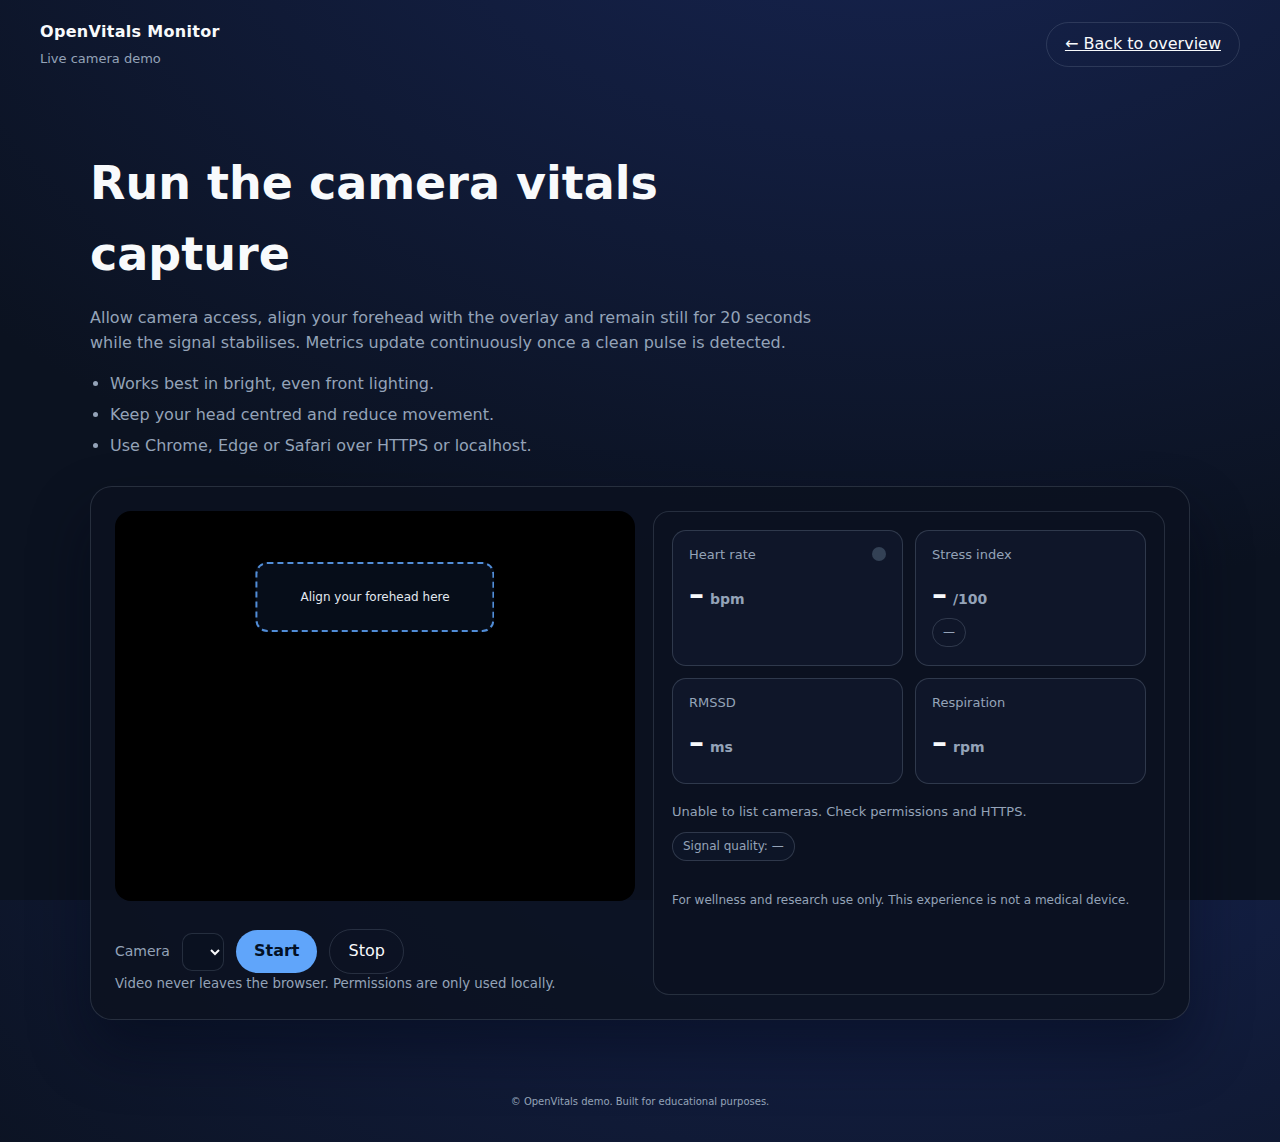
<file: demo.html>
<!doctype html>
<html lang="en">
<head>
  <meta charset="utf-8" />
  <meta name="viewport" content="width=device-width, initial-scale=1" />
  <title>OpenVitals Live Demo</title>
  <meta name="description" content="Try the OpenVitals camera-based vital sign monitor directly in your browser." />
  <link rel="manifest" href="manifest.webmanifest" />
  <link rel="stylesheet" href="styles.css" />
</head>
<body class="demo-page">
  <header class="demo-header">
    <div class="demo-brand">
      <span class="demo-name">OpenVitals Monitor</span>
      <span class="demo-sub">Live camera demo</span>
    </div>
    <a class="ghost" href="index.html">← Back to overview</a>
  </header>

  <main>
    <section class="demo-intro">
      <h1>Run the camera vitals capture</h1>
      <p>Allow camera access, align your forehead with the overlay and remain still for 20 seconds while the signal stabilises. Metrics update continuously once a clean pulse is detected.</p>
      <ul>
        <li>Works best in bright, even front lighting.</li>
        <li>Keep your head centred and reduce movement.</li>
        <li>Use Chrome, Edge or Safari over HTTPS or localhost.</li>
      </ul>
    </section>

    <section class="demo-panel">
      <div class="demo-layout">
        <div class="video-col">
          <div class="video-wrap">
            <video id="video" autoplay playsinline webkit-playsinline muted></video>
            <canvas id="overlay"></canvas>
            <div id="roi" class="roi">Align your forehead here</div>
          </div>
          <div class="controls">
            <div class="row">
              <label for="cameraSelect">Camera</label>
              <select id="cameraSelect"></select>
              <button id="btnStart" class="primary">Start</button>
              <button id="btnStop" class="ghost" disabled>Stop</button>
            </div>
            <div class="row note">
              <small>Video never leaves the browser. Permissions are only used locally.</small>
            </div>
          </div>
        </div>

        <div class="metrics-col">
          <div class="kpis">
            <div class="kpi">
              <div class="label">Heart rate</div>
              <div class="value"><span id="hrVal">–</span><span class="unit">bpm</span></div>
              <div class="pulse" id="pulseDot"></div>
            </div>
            <div class="kpi">
              <div class="label">Stress index</div>
              <div class="value"><span id="stressVal">–</span><span class="unit">/100</span></div>
              <div id="stressBadge" class="badge">—</div>
            </div>
            <div class="kpi">
              <div class="label">RMSSD</div>
              <div class="value"><span id="hrvVal">–</span><span class="unit">ms</span></div>
            </div>
            <div class="kpi">
              <div class="label">Respiration</div>
              <div class="value"><span id="rrVal">–</span><span class="unit">rpm</span></div>
            </div>
          </div>

          <div class="actions">
            <span id="status" class="muted"></span>
            <span id="quality" class="badge subtle">Signal quality: —</span>
          </div>

          <p class="demo-disclaimer">For wellness and research use only. This experience is not a medical device.</p>
        </div>
      </div>
    </section>
  </main>

  <footer class="demo-footer">
    <small>&copy; OpenVitals demo. Built for educational purposes.</small>
  </footer>

  <script type="module" src="demo.js"></script>
</body>
</html>
</file>
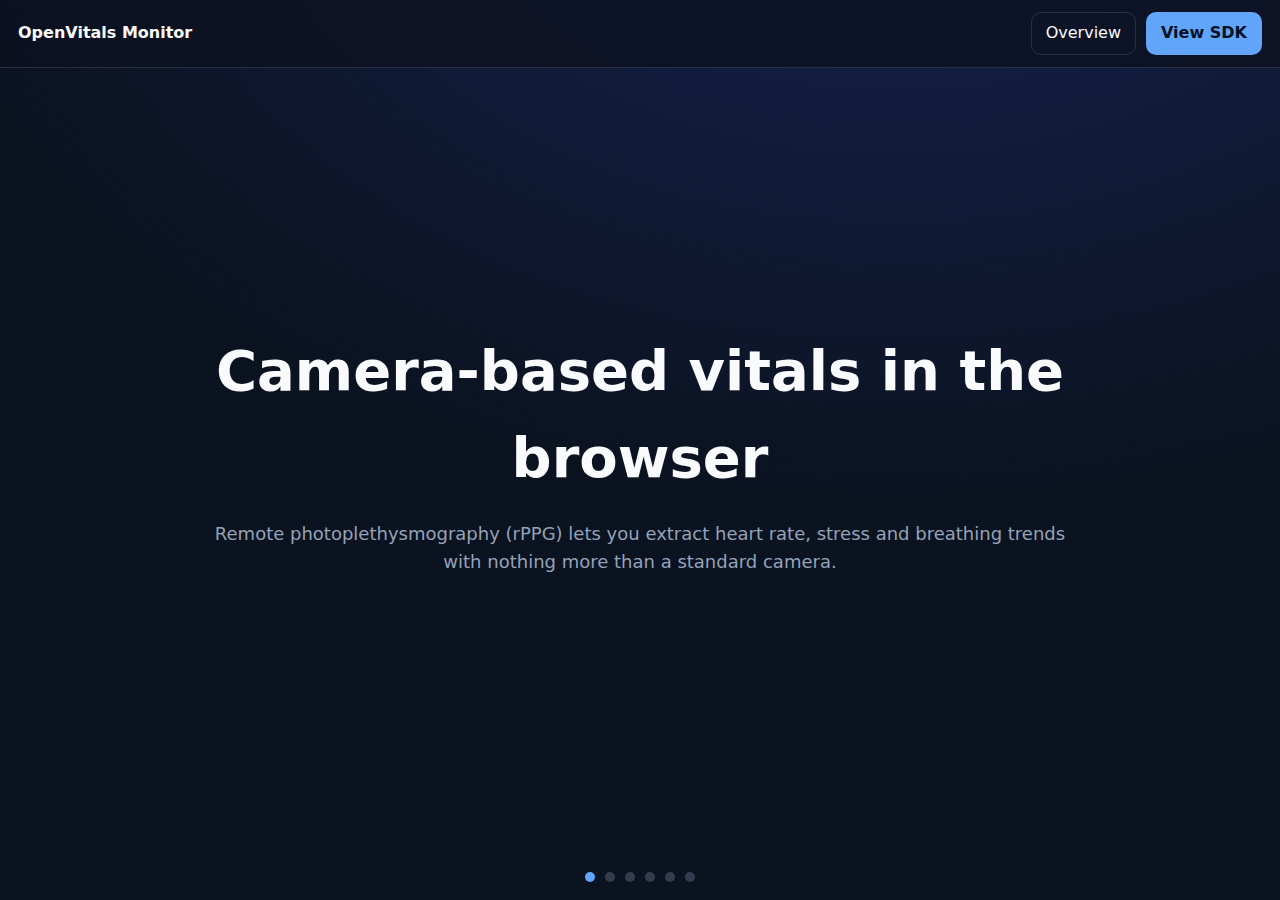
<file: presentation.html>
<!doctype html>
<html lang="en">
<head>
  <meta charset="utf-8" />
  <meta name="viewport" content="width=device-width, initial-scale=1" />
  <title>OpenVitals Monitor — Overview</title>
  <link rel="stylesheet" href="styles.css" />
</head>
<body class="slide-shell">
  <div class="slide-nav">
    <strong>OpenVitals Monitor</strong>
    <div class="btns">
      <a class="btn" href="index.html">Overview</a>
      <a class="btn primary" href="index.html#sdk">View SDK</a>
    </div>
  </div>

  <section class="slide show" data-i="0">
    <div class="content">
      <h1>Camera-based vitals in the browser</h1>
      <p>Remote photoplethysmography (rPPG) lets you extract heart rate, stress and breathing trends with nothing more than a standard camera.</p>
    </div>
  </section>

  <section class="slide" data-i="1">
    <div class="content">
      <h2>Why it matters</h2>
      <p>Wellness apps, research teams and telehealth pilots need quick physiological signal capture without wearables or complex logistics.</p>
    </div>
  </section>

  <section class="slide" data-i="2">
    <div class="content">
      <h2>Signal pipeline</h2>
      <p>We focus on the forehead, average the green channel, apply digital filters and detect peaks to estimate heartbeat timing and variability.</p>
    </div>
  </section>

  <section class="slide" data-i="3">
    <div class="content">
      <h2>Metrics available</h2>
      <p>Heart rate (BPM), RMSSD, stress index and respiratory trend are streamed via the SDK so you can design your own UI and workflows.</p>
    </div>
  </section>

  <section class="slide" data-i="4">
    <div class="content">
      <h2>What you need</h2>
      <p>A modern browser with camera access, even lighting and a cooperative subject. All processing stays on-device for privacy.</p>
    </div>
  </section>

  <section class="slide" data-i="5">
    <div class="content">
      <h2>Next steps</h2>
      <p>Integrate the SDK, monitor metrics via the `metrics` event and build custom experiences around capture quality and guidance.</p>
    </div>
  </section>

  <div class="dotbar" id="dotbar"></div>

  <script>
    const slides = Array.from(document.querySelectorAll('.slide'));
    const dotbar = document.getElementById('dotbar');

    function renderDots(active) {
      dotbar.innerHTML = '';
      slides.forEach((_, idx) => {
        const dot = document.createElement('div');
        dot.className = 'dot' + (idx === active ? ' active' : '');
        dotbar.appendChild(dot);
      });
    }

    let index = 0;
    renderDots(index);

    function show(i) {
      index = (i + slides.length) % slides.length;
      slides.forEach((slide, idx) => slide.classList.toggle('show', idx === index));
      renderDots(index);
    }

    document.addEventListener('keydown', (event) => {
      if (event.key === 'ArrowRight' || event.key === 'PageDown') show(index + 1);
      if (event.key === 'ArrowLeft' || event.key === 'PageUp') show(index - 1);
    });

    dotbar.addEventListener('click', (event) => {
      if (!event.target.classList.contains('dot')) return;
      const idx = Array.from(dotbar.children).indexOf(event.target);
      if (idx >= 0) show(idx);
    });
  </script>
</body>
</html>
</file>
<file: styles.css>
:root {
  --bg: #0b1220;
  --panel: rgba(17, 24, 39, 0.92);
  --card: rgba(15, 23, 42, 0.9);
  --text: #f8fafc;
  --muted: #94a3b8;
  --border: rgba(148, 163, 184, 0.2);
  --primary: #60a5fa;
  --accent: #34d399;
  --danger: #f87171;
  --warn: #fbbf24;
}

* {
  box-sizing: border-box;
}

html,
body {
  height: 100%;
}

body {
  margin: 0;
  font-family: "Inter", "Segoe UI", system-ui, -apple-system, BlinkMacSystemFont, "Helvetica Neue", sans-serif;
  background: radial-gradient(1200px 800px at 70% -200px, #172554, var(--bg));
  color: var(--text);
  line-height: 1.55;
}

body.demo-page {
  min-height: 100vh;
  display: flex;
  flex-direction: column;
}

a {
  color: inherit;
}

/* Header */
.site-header {
  position: sticky;
  top: 0;
  z-index: 10;
  display: flex;
  justify-content: space-between;
  align-items: center;
  padding: 14px 24px;
  background: rgba(12, 18, 32, 0.75);
  backdrop-filter: blur(10px);
  border-bottom: 1px solid var(--border);
}

.site-brand {
  display: flex;
  flex-direction: column;
  gap: 4px;
}

.site-name {
  font-weight: 700;
  letter-spacing: 0.3px;
}

.site-tagline {
  font-size: 13px;
  color: var(--muted);
}

.site-nav {
  display: flex;
  align-items: center;
  gap: 12px;
}

.demo-header {
  display: flex;
  align-items: center;
  justify-content: space-between;
  padding: 20px min(40px, 5vw) 0;
}

.demo-brand {
  display: flex;
  flex-direction: column;
  gap: 4px;
}

.demo-name {
  font-weight: 700;
  letter-spacing: 0.3px;
}

.demo-sub {
  color: var(--muted);
  font-size: 13px;
}

.nav-link {
  text-decoration: none;
  font-weight: 500;
  color: var(--muted);
  padding: 8px 12px;
  border-radius: 999px;
  transition: background 0.2s ease, color 0.2s ease;
}

.nav-link:hover {
  color: var(--text);
  background: rgba(96, 165, 250, 0.1);
}

button {
  font: inherit;
  cursor: pointer;
}

.primary {
  background: var(--primary);
  color: #031125;
  border: none;
  border-radius: 999px;
  padding: 9px 18px;
  font-weight: 600;
  transition: transform 0.15s ease, box-shadow 0.2s ease;
}

.primary:hover {
  transform: translateY(-1px);
  box-shadow: 0 10px 24px rgba(96, 165, 250, 0.25);
}

.ghost {
  border-radius: 999px;
  border: 1px solid var(--border);
  background: transparent;
  color: var(--text);
  padding: 9px 18px;
}

.xl {
  font-size: 16px;
  padding: 12px 22px;
}

main {
  max-width: 1100px;
  margin: 0 auto;
  padding: 40px 22px 80px;
}

body.demo-page main {
  flex: 1;
  width: min(1100px, 94vw);
  padding: 48px 0 72px;
}

.hero {
  text-align: center;
  margin-bottom: 56px;
}

.demo-intro {
  margin-bottom: 28px;
  max-width: 760px;
}

.demo-intro h1 {
  font-size: clamp(30px, 4.6vw, 46px);
  margin-bottom: 12px;
}

.demo-intro p {
  color: var(--muted);
  margin-bottom: 16px;
}

.demo-intro ul {
  margin: 0;
  padding-left: 20px;
  color: var(--muted);
  display: grid;
  gap: 6px;
}

.hero h1 {
  font-size: clamp(34px, 5vw, 56px);
  margin: 0 0 16px;
}

.lead {
  color: var(--muted);
  font-size: 18px;
  max-width: 780px;
  margin: 0 auto 24px;
}

.cta {
  display: flex;
  flex-wrap: wrap;
  justify-content: center;
  gap: 14px;
  margin-bottom: 26px;
}

.highlight-grid {
  list-style: none;
  padding: 0;
  margin: 0;
  display: grid;
  grid-template-columns: repeat(auto-fit, minmax(220px, 1fr));
  gap: 12px;
}

.highlight-grid li {
  padding: 14px 16px;
  border: 1px solid var(--border);
  border-radius: 14px;
  background: rgba(15, 23, 42, 0.65);
  color: var(--muted);
  text-align: center;
  font-size: 15px;
}

.feature-grid {
  display: grid;
  grid-template-columns: repeat(auto-fit, minmax(240px, 1fr));
  gap: 16px;
  margin-bottom: 54px;
}

.demo-panel {
  background: rgba(12, 18, 32, 0.86);
  border: 1px solid var(--border);
  border-radius: 22px;
  padding: 24px;
  box-shadow: 0 30px 60px rgba(2, 6, 23, 0.45);
}

.video-col {
  display: flex;
  flex-direction: column;
  gap: 14px;
}

.feature-grid article {
  padding: 18px;
  border-radius: 14px;
  border: 1px solid var(--border);
  background: var(--card);
}

.feature-grid h3 {
  margin-top: 0;
  margin-bottom: 8px;
}

.feature-grid p {
  color: var(--muted);
  margin: 0;
}

.how-it-works {
  display: grid;
  grid-template-columns: minmax(0, 2fr) minmax(0, 1fr);
  gap: 22px;
  align-items: start;
  margin-bottom: 64px;
}

.how-it-works ol {
  margin: 0;
  padding-left: 20px;
  color: var(--muted);
}

.callout {
  background: rgba(96, 165, 250, 0.08);
  border: 1px solid rgba(96, 165, 250, 0.25);
  border-radius: 16px;
  padding: 18px;
  color: #e0f2fe;
  font-size: 15px;
}

.sdk-section {
  background: rgba(8, 13, 24, 0.85);
  border: 1px solid var(--border);
  border-radius: 16px;
  padding: 32px 28px;
}

.sdk-section h2 {
  margin-top: 0;
  margin-bottom: 12px;
}

.sdk-section p {
  color: var(--muted);
}

pre {
  margin: 20px 0;
  padding: 18px;
  background: rgba(2, 6, 14, 0.85);
  border: 1px solid rgba(8, 47, 73, 0.8);
  border-radius: 12px;
  overflow-x: auto;
}

code {
  font-family: "Fira Code", "SFMono-Regular", "Consolas", "Liberation Mono", monospace;
  font-size: 14px;
  color: #bae6fd;
}

.site-footer {
  text-align: center;
  padding: 26px 18px 40px;
  color: var(--muted);
  font-size: 13px;
}

/* Modal */
.modal {
  position: fixed;
  inset: 0;
  background: rgba(3, 7, 18, 0.8);
  display: none;
  align-items: center;
  justify-content: center;
  padding: 20px;
}

.modal.show {
  display: flex;
}

.modal-dialog {
  width: min(1080px, 96vw);
  max-height: 96vh;
  background: rgba(8, 13, 24, 0.97);
  border: 1px solid rgba(148, 163, 184, 0.2);
  border-radius: 18px;
  padding: 18px;
  position: relative;
  overflow: auto;
}

.close {
  position: absolute;
  top: 12px;
  right: 12px;
  background: transparent;
  color: var(--text);
  border: 1px solid var(--border);
  border-radius: 999px;
  padding: 6px 10px;
}

.modal-header {
  margin-bottom: 18px;
  padding: 0 6px;
}

.modal-header h2 {
  margin: 0 0 6px;
}

.modal-header p {
  margin: 0;
  color: var(--muted);
}

.demo-layout {
  display: grid;
  grid-template-columns: 520px 1fr;
  gap: 18px;
}

@media (max-width: 1080px) {
  .demo-layout {
    grid-template-columns: 1fr;
  }
}

.video-wrap {
  position: relative;
  border-radius: 16px;
  overflow: hidden;
  aspect-ratio: 4 / 3;
  background: #000;
}

video {
  width: 100%;
  height: 100%;
  object-fit: cover;
  display: block;
}

#overlay {
  position: absolute;
  inset: 0;
  pointer-events: none;
}

.roi {
  position: absolute;
  top: 22%;
  left: 50%;
  transform: translate(-50%, -50%);
  width: 46%;
  height: 18%;
  border: 2px dashed rgba(96, 165, 250, 0.85);
  border-radius: 12px;
  display: flex;
  align-items: center;
  justify-content: center;
  font-size: 12px;
  background: rgba(59, 130, 246, 0.1);
  color: #e2e8f0;
}

.controls {
  margin-top: 14px;
}

.row {
  display: flex;
  flex-wrap: wrap;
  align-items: center;
  gap: 12px;
}

.row label {
  font-size: 14px;
  color: var(--muted);
}

select {
  height: 38px;
  padding: 0 10px;
  border-radius: 10px;
  border: 1px solid var(--border);
  background: rgba(10, 18, 32, 0.9);
  color: var(--text);
}

.metrics-col {
  background: rgba(11, 18, 32, 0.8);
  border-radius: 16px;
  border: 1px solid var(--border);
  padding: 18px;
  display: flex;
  flex-direction: column;
  gap: 18px;
}

.kpis {
  display: grid;
  grid-template-columns: repeat(auto-fit, minmax(200px, 1fr));
  gap: 12px;
}

.kpi {
  position: relative;
  border-radius: 14px;
  border: 1px solid rgba(148, 163, 184, 0.25);
  background: rgba(15, 23, 42, 0.9);
  padding: 14px 16px 18px;
}

.kpi .label {
  font-size: 13px;
  color: var(--muted);
}

.kpi .value {
  font-size: 30px;
  font-weight: 700;
  margin-top: 6px;
  display: flex;
  gap: 6px;
  align-items: baseline;
}

.unit {
  font-size: 14px;
  color: var(--muted);
}

.pulse {
  position: absolute;
  width: 14px;
  height: 14px;
  top: 16px;
  right: 16px;
  border-radius: 999px;
  background: #334155;
  box-shadow: 0 0 0 0 rgba(52, 211, 153, 0.55);
  transition: box-shadow 0.12s ease;
}

.badge {
  display: inline-flex;
  align-items: center;
  gap: 6px;
  padding: 4px 10px;
  border-radius: 999px;
  border: 1px solid rgba(148, 163, 184, 0.25);
  font-size: 12px;
  color: var(--muted);
}

.badge.subtle {
  background: rgba(15, 23, 42, 0.75);
}

.actions {
  display: flex;
  flex-wrap: wrap;
  align-items: center;
  gap: 10px;
  min-height: 24px;
}

.muted {
  color: var(--muted);
  font-size: 13px;
}

.demo-disclaimer {
  color: var(--muted);
  font-size: 12px;
}

.demo-footer {
  text-align: center;
  color: var(--muted);
  padding: 0 0 32px;
  font-size: 12px;
}

.note small {
  color: var(--muted);
}

@media (max-width: 720px) {
  .site-header {
    flex-direction: column;
    align-items: flex-start;
    gap: 12px;
  }

  .site-nav {
    width: 100%;
    justify-content: space-between;
  }

  .cta {
    flex-direction: column;
  }

  .how-it-works {
    grid-template-columns: 1fr;
  }

  .demo-header {
    flex-direction: column;
    align-items: flex-start;
    gap: 10px;
  }

  body.demo-page main {
    width: min(1100px, 96vw);
    padding: 32px 0 48px;
  }

  .demo-panel {
    padding: 18px;
  }
}

/* Presentation slides */
.slide-shell {
  height: 100vh;
  display: flex;
  flex-direction: column;
  background: radial-gradient(1000px 700px at 70% -200px, #172554, var(--bg));
}

.slide-nav {
  display: flex;
  justify-content: space-between;
  align-items: center;
  padding: 12px 18px;
  border-bottom: 1px solid var(--border);
  background: rgba(12, 18, 32, 0.8);
}

.slide-nav strong {
  font-weight: 600;
}

.slide-nav .btns {
  display: flex;
  gap: 10px;
}

.slide {
  flex: 1;
  display: none;
  align-items: center;
  justify-content: center;
  padding: 26px;
  text-align: center;
}

.slide.show {
  display: flex;
}

.slide .content {
  max-width: 860px;
}

.slide h1 {
  font-size: clamp(38px, 7vw, 56px);
  margin: 0 0 12px;
}

.slide h2 {
  font-size: clamp(28px, 5vw, 42px);
  margin: 0 0 10px;
}

.slide p {
  color: var(--muted);
  font-size: 18px;
}

.dotbar {
  display: flex;
  gap: 10px;
  justify-content: center;
  padding: 18px;
}

.dot {
  width: 10px;
  height: 10px;
  border-radius: 999px;
  background: rgba(148, 163, 184, 0.3);
}

.dot.active {
  background: var(--primary);
}

.btn {
  border: 1px solid var(--border);
  border-radius: 10px;
  padding: 8px 14px;
  text-decoration: none;
  color: var(--text);
}

.btn.primary {
  background: var(--primary);
  color: #031125;
  border-color: transparent;
}
</file>
